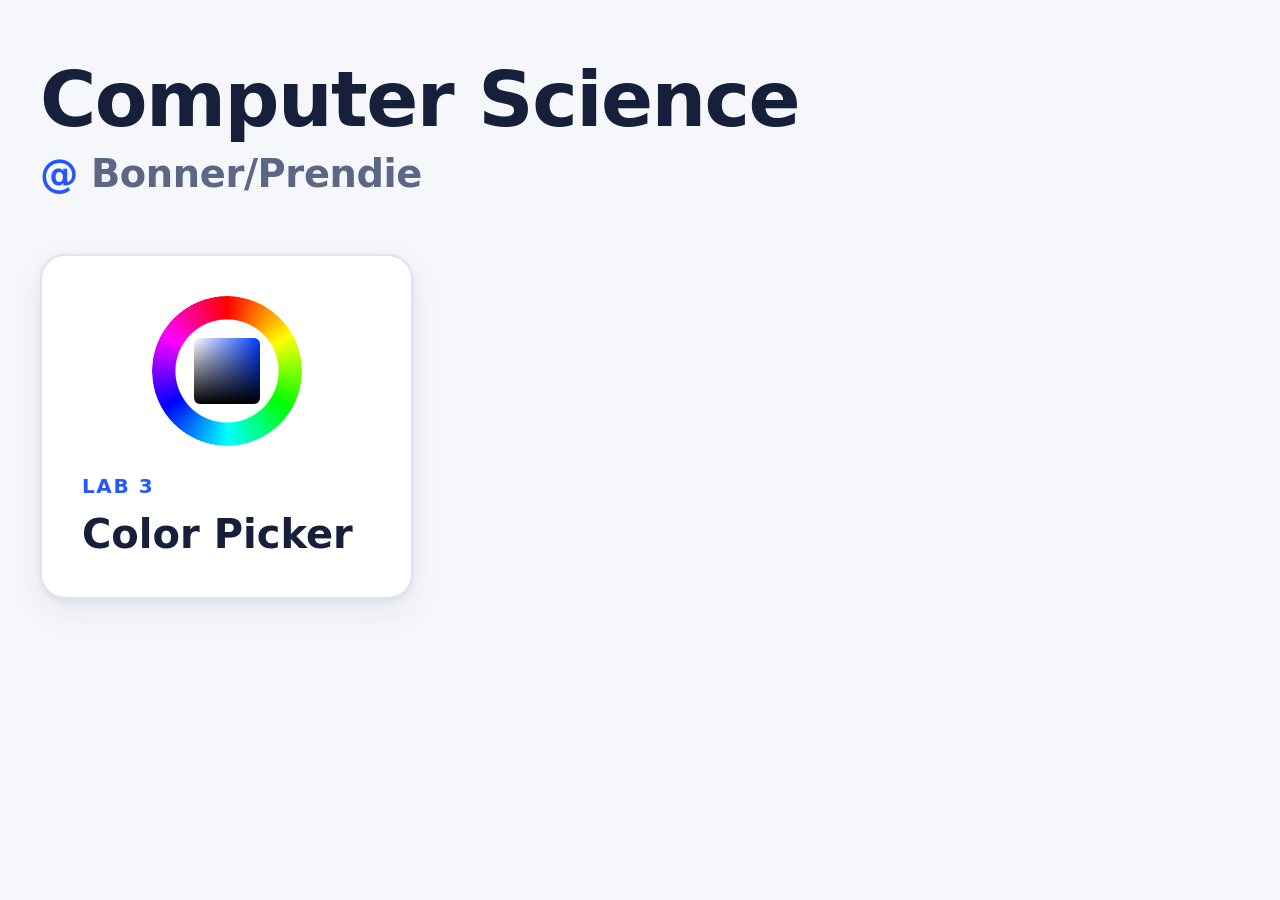
<file: index.html>
<!doctype html>
<html lang="en">
<head>
  <meta charset="utf-8">
  <title>Computer Science @ Bonner/Prendie</title>
  <meta name="viewport" content="width=device-width,initial-scale=1">
  <link rel="stylesheet" href="css/site.css">
</head>
<body>
  <main class="page">
    <header class="site-header">
      <h1>Computer Science <span class="school"><span class="at">@</span> Bonner/Prendie</span></h1>
    </header>

    <ul class="cards">
      <li>
        <a class="card" href="labs/color-picker/index.html">
          <div class="card-art" aria-hidden="true">
            <div class="art-wheel">
              <div class="art-wheel-ring"></div>
              <div class="art-wheel-square"></div>
            </div>
          </div>
          <p class="card-subtitle">Lab 3</p>
          <h2 class="card-title">Color Picker</h2>
        </a>
      </li>
    </ul>
  </main>
</body>
</html>
</file>
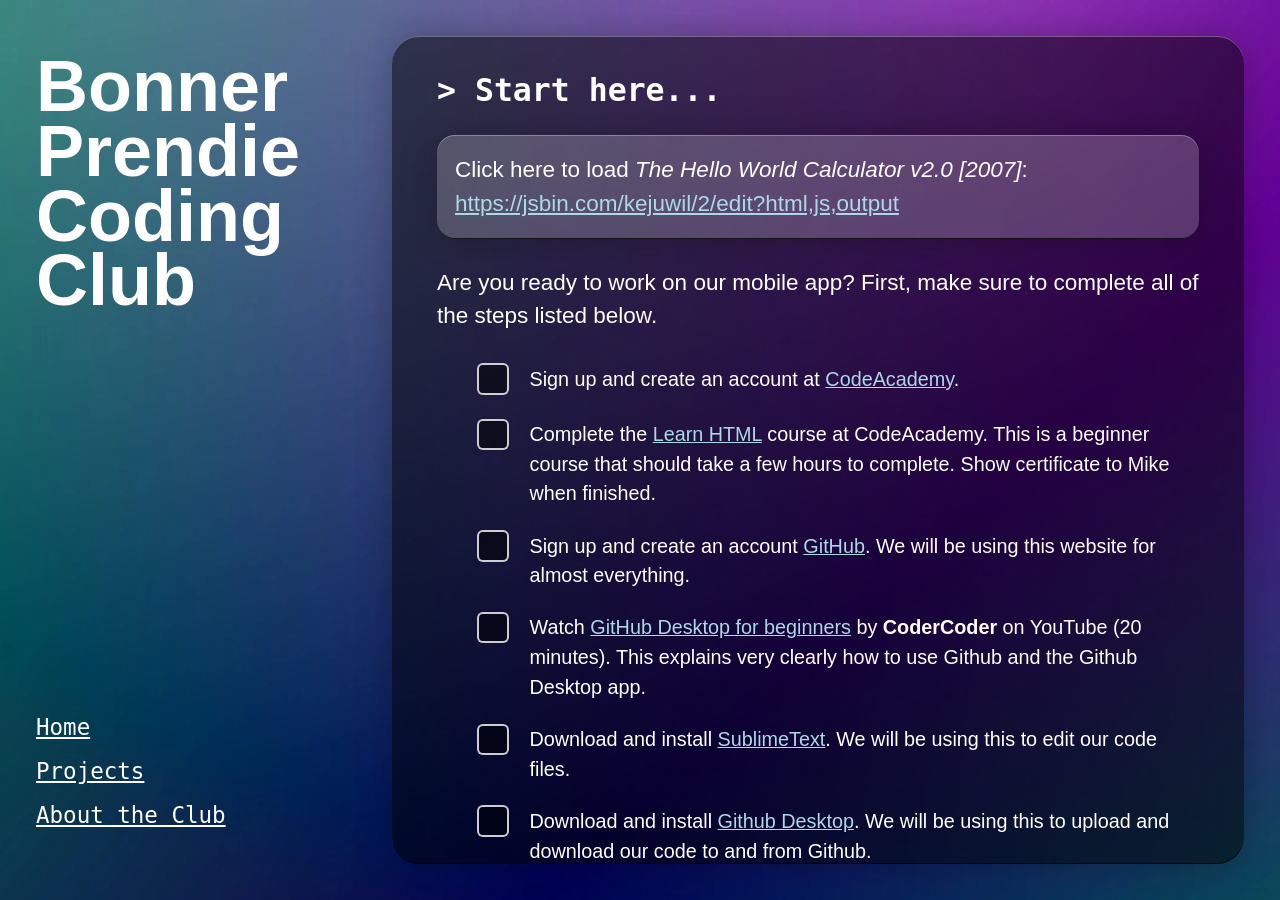
<file: archive/index.html>
<!doctype html>
<html class="no-js" lang="en">
<head>
  <meta charset="utf-8">
  <title>Bonner/Prendie Coding Club -- Start Here</title>

  <meta name="viewport" content="width=device-width,initial-scale=1">
  <meta name="robots" content="index,follow,max-snippet:-1,max-image-preview:large,max-video-preview:-1">

  <link rel="stylesheet" href="css/app.css">
</head>
<body>
  <main>
    <aside>
      <h1>
        Bonner Prendie Coding Club
      </h1>
      <nav>
        <a href="">Home</a>
        <a href="projects.html">Projects</a>
        <a href="about.html">About the Club</a>
      </nav>
    </aside>
    <article>
      <h2>
       > Start here...
      </h2>
      <!-- Today's project -->
      <header>
        <p>
          Click here to load <em>The Hello World Calculator v2.0 [2007]</em>: <a href="https://jsbin.com/kejuwil/2/edit?html,js,output" target="_blank">https://jsbin.com/kejuwil/2/edit?html,js,output</a>
        </p>
      </header>
      <!-- Checkboxes -->
      <p>
        Are you ready to work on our mobile app? First, make sure to complete
        all of the steps listed below.
      </p>
      <ul>
        <li>
          <input type="checkbox" id="check1">
          <label for="check1">
            Sign up and create an account at <a href="https://codeacademy.com" target="_blank">CodeAcademy</a>.
          </label>
        </li>
        <li>
          <input type="checkbox" id="check2">
          <label for="check2">
            Complete the <a href="https://www.codecademy.com/learn/learn-html" target="_blank">Learn HTML</a>
            course at CodeAcademy. This is a beginner course that should take a few hours to complete.
            Show certificate to Mike when finished.
          </label>
        </li>
        <li>
          <input type="checkbox" id="check3">
          <label for="check3">
            Sign up and create an account <a href="https://github.com" target="_blank">GitHub</a>. We will be
            using this website for almost everything.
          </label>
        </li>
        <li>
          <input type="checkbox" id="check4">
          <label for="check4">
            Watch
            <a href="https://www.youtube.com/watch?v=8Dd7KRpKeaE" target="_blank">GitHub Desktop for beginners</a>
            by <strong>CoderCoder</strong> on YouTube (20 minutes). This explains very clearly how to use Github
            and the Github Desktop app.
          </label>
        </li>
        <li>
          <input type="checkbox" id="check5">
          <label for="check5">
            Download and install <a href="https://www.sublimetext.com" target="_blank">SublimeText</a>. We will be
            using this to edit our code files.
          </label>
        </li>
        <li>
          <input type="checkbox" id="check6">
          <label for="check6">
            Download and install <a href="https://desktop.github.com" target="_blank">Github Desktop</a>. We will be
            using this to upload and download our code to and from Github.
          </label>
        </li>
        <li>
          <input type="checkbox" id="check7">
          <label for="check7">
            Sign in and connect your Github account to Github Desktop once the app is running.
          </label>
        </li>
        <li>
          <input type="checkbox" id="check8">
          <label for="check8">
            Send Mike your Github username and get added to the Bonner-Prendie Github team.
          </label>
        </li>
        <li>
          <input type="checkbox" id="check9">
          <label for="check9">
            You are ready to now clone the <code>pom-pom-app</code> repo. Clone this app to your computer
            using Github Desktop.
          </label>
        </li>
        <li>
          <input type="checkbox" id="check10">
          <label for="check10">
            Create a new branch after selecting a new feature to implement. Give your branch a name and
            push the new branch to Github.
          </label>
        </li>
      </ul>
    </article>
  </main>
  <!-- Load javascript after HTML -->
  <script type="text/javascript" src="js/app.js"></script>
</body>
</html>
</file>
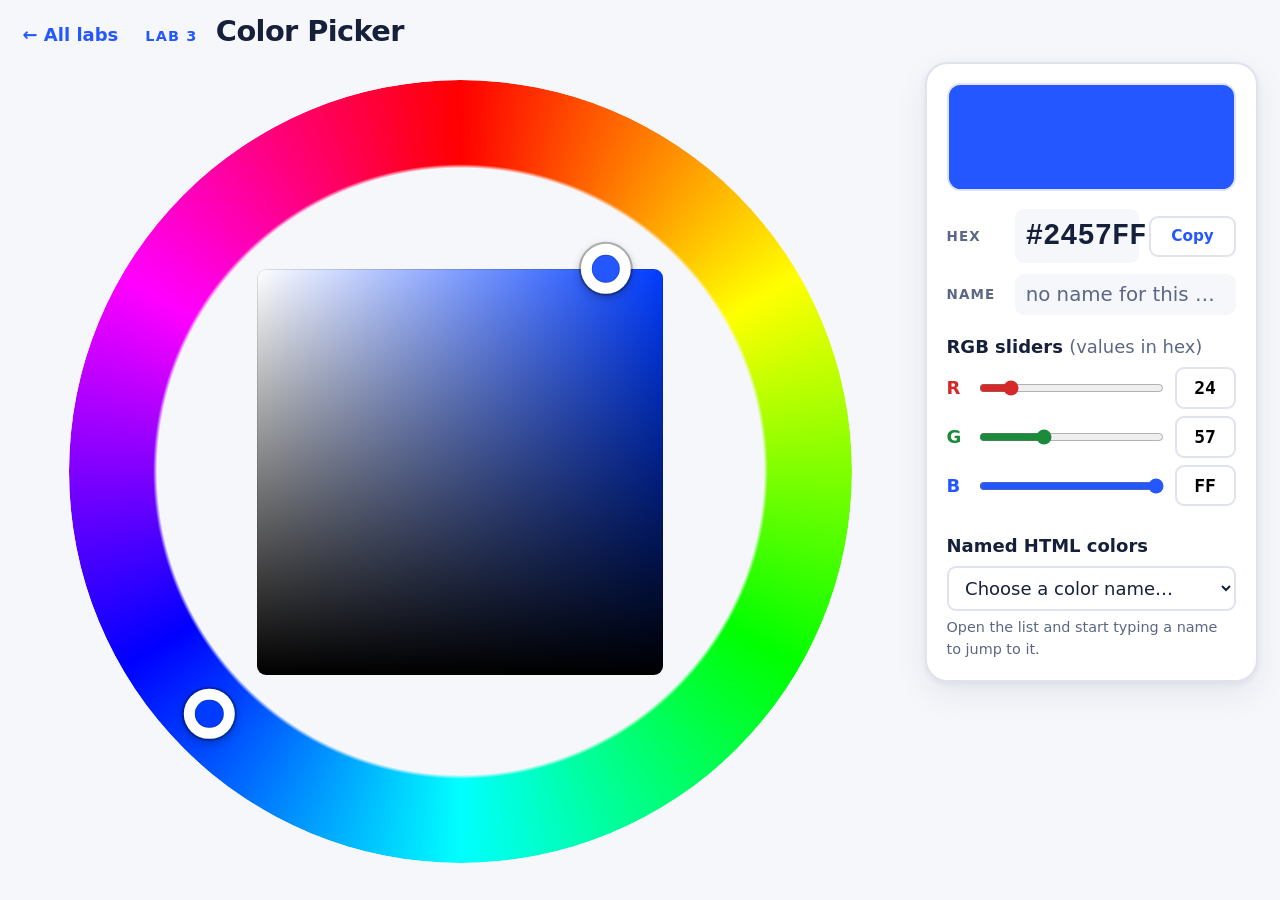
<file: labs/color-picker/index.html>
<!doctype html>
<html lang="en">
<head>
  <meta charset="utf-8">
  <title>Color Picker — Computer Science @ Bonner/Prendie</title>
  <meta name="viewport" content="width=device-width,initial-scale=1">
  <link rel="stylesheet" href="../../css/site.css">
  <link rel="stylesheet" href="style.css">
</head>
<body class="app-body">
  <div class="app">

    <header class="topbar">
      <a class="back-link" href="../../index.html">&larr; All labs</a>
      <h1><span class="lab-number">Lab 3</span> Color Picker</h1>
    </header>

    <main class="workspace">

      <!-- The wheel: hue ring around a saturation/brightness square -->
      <section class="wheel-area">
        <div class="wheel" id="wheel">
          <div class="hue-ring"></div>
          <div class="hue-marker" id="hue-marker"></div>
          <div class="sv-square" id="sv-square">
            <div class="sv-marker" id="sv-marker"></div>
          </div>
        </div>
      </section>

      <!-- The readouts and controls -->
      <aside class="side">

        <div class="swatch" id="swatch"></div>

        <div class="readouts">
          <div class="readout">
            <span class="readout-label">Hex</span>
            <output class="readout-value" id="hex-value">#2457FF</output>
            <button class="copy" type="button" id="copy-hex" title="Copy hex code">Copy</button>
          </div>
          <div class="readout">
            <span class="readout-label">Name</span>
            <output class="readout-value readout-name none" id="name-value">no name for this color</output>
          </div>
        </div>

        <div class="control">
          <p class="control-label">RGB sliders <span class="control-note">(values in hex)</span></p>
          <div class="slider red">
            <label for="r">R</label>
            <input type="range" id="r" min="0" max="255" value="36">
            <input type="text" id="r-hex" maxlength="2" inputmode="text" autocomplete="off" spellcheck="false" aria-label="Red value in hex" value="24">
          </div>
          <div class="slider green">
            <label for="g">G</label>
            <input type="range" id="g" min="0" max="255" value="87">
            <input type="text" id="g-hex" maxlength="2" inputmode="text" autocomplete="off" spellcheck="false" aria-label="Green value in hex" value="57">
          </div>
          <div class="slider blue">
            <label for="b">B</label>
            <input type="range" id="b" min="0" max="255" value="255">
            <input type="text" id="b-hex" maxlength="2" inputmode="text" autocomplete="off" spellcheck="false" aria-label="Blue value in hex" value="FF">
          </div>
        </div>

        <div class="control">
          <label class="control-label" for="named-color">Named HTML colors</label>
          <select id="named-color">
            <option value="">Choose a color name&hellip;</option>
          </select>
          <span class="hint">Open the list and start typing a name to jump to it.</span>
        </div>

      </aside>
    </main>
  </div>

  <script src="colors.js"></script>
  <script src="app.js"></script>
</body>
</html>
</file>
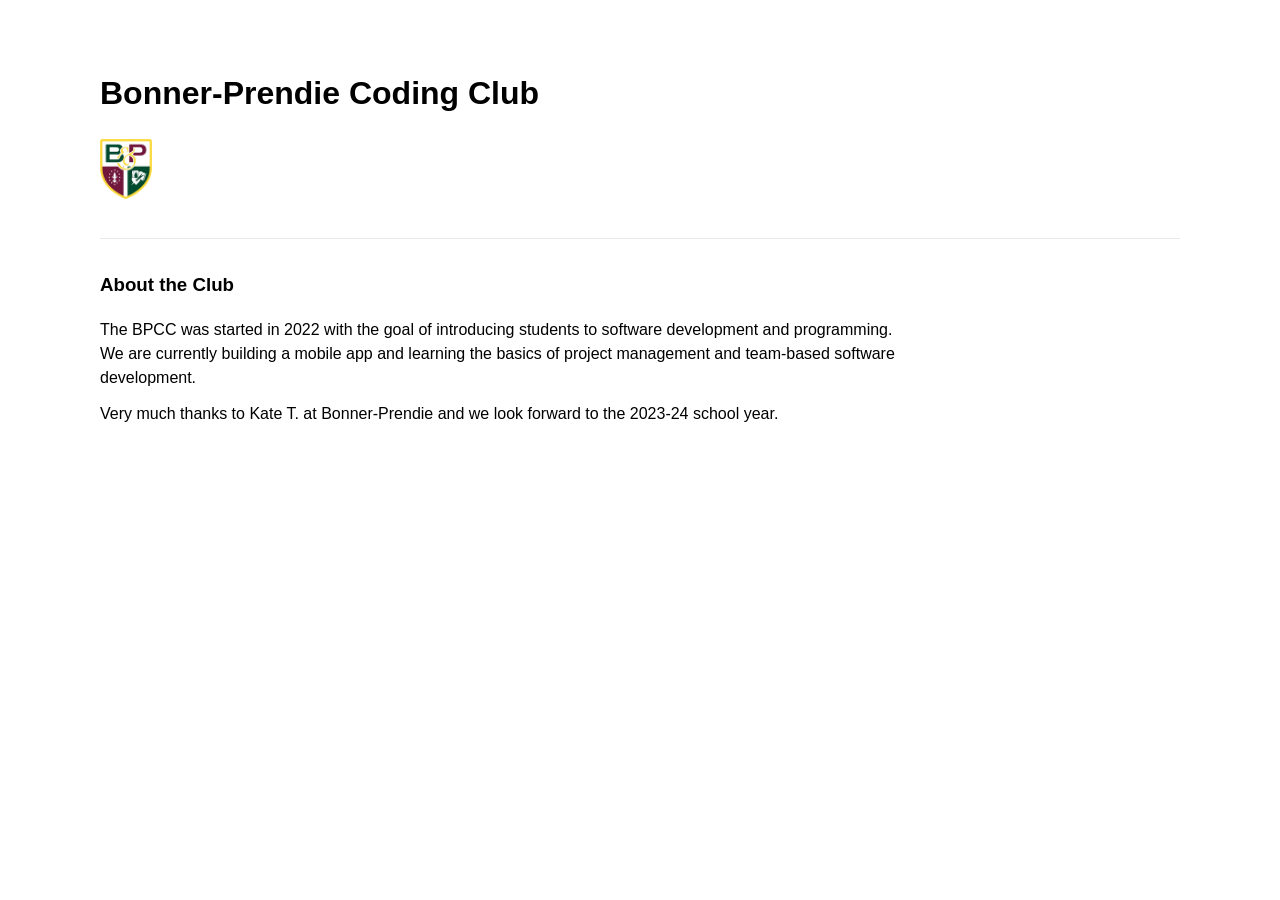
<file: archive/about.html>
<!doctype html>
<html class="no-js" lang="en">
<head>
  <meta charset="utf-8">
  <title>Bonner-Prendie Coding Club</title>

  <meta name="viewport" content="width=device-width,initial-scale=1">
  <meta name="robots" content="index,follow,max-snippet:-1,max-image-preview:large,max-video-preview:-1">

  <link rel="stylesheet" href="css/mvp.css">
  <link rel="stylesheet" href="css/app.v1.css">
</head>
<body>
  <main>
    <h1>Bonner-Prendie Coding Club</h1>
    <img src="img/logo.png" height="60">
    <hr>
    <h3>About the Club</h3>
    <p>
      The BPCC was started in 2022 with the goal of introducing students to software development
      and programming. We are currently building a mobile app and learning the basics of project
      management and team-based software development.
    </p>
    <p>
      Very much thanks to Kate T. at Bonner-Prendie and we look forward to the
      2023-24 school year.
  </main>
</body>
</html>
</file>
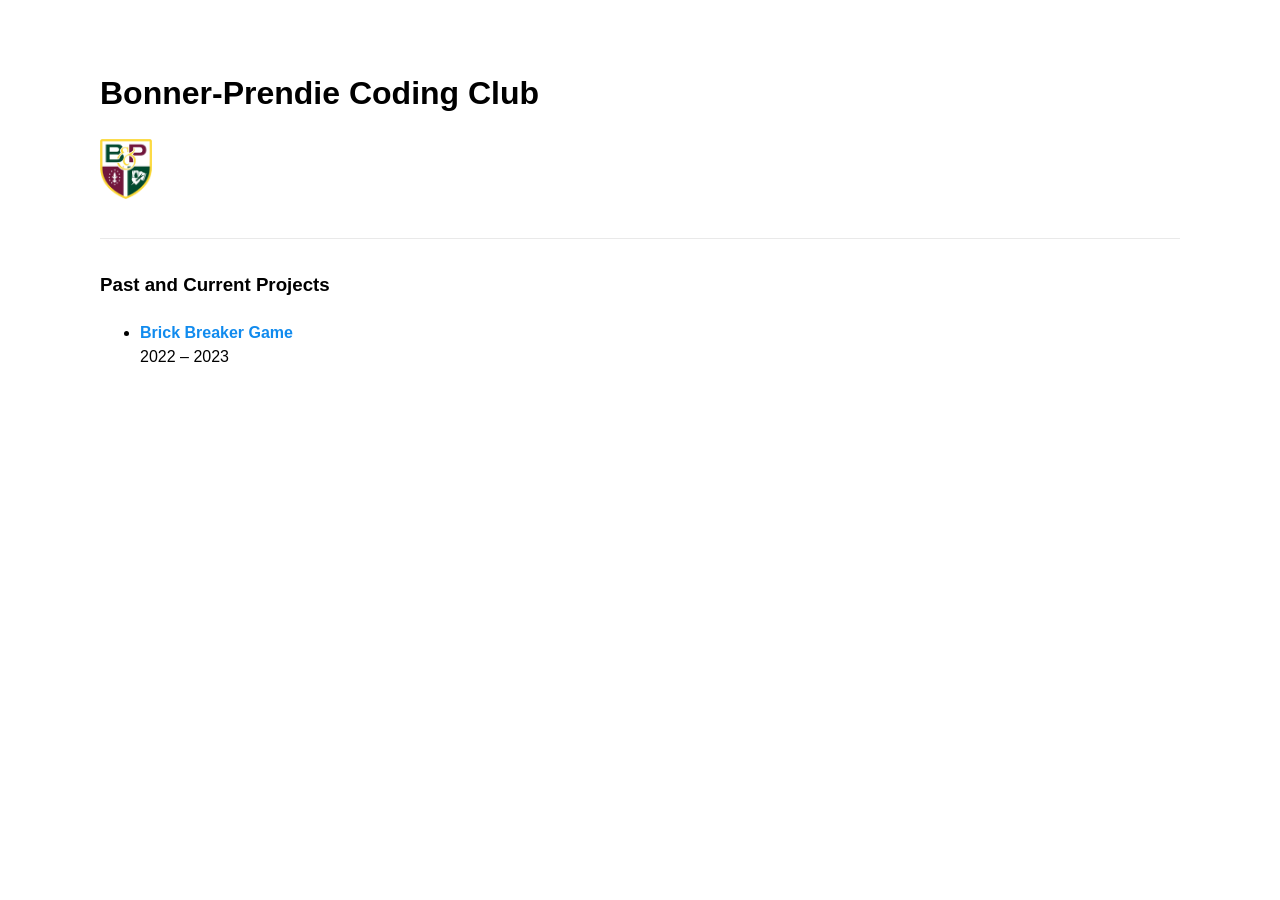
<file: archive/projects.html>
<!doctype html>
<html class="no-js" lang="en">
<head>
  <meta charset="utf-8">
  <title>Bonner-Prendie Coding Club</title>

  <meta name="viewport" content="width=device-width,initial-scale=1">
  <meta name="robots" content="index,follow,max-snippet:-1,max-image-preview:large,max-video-preview:-1">

  <link rel="stylesheet" href="css/mvp.css">
  <link rel="stylesheet" href="css/app.v1.css">
</head>
<body>
  <main>
    <h1>Bonner-Prendie Coding Club</h1>
    <img src="img/logo.png" height="60">
    <hr>
    <h3>Past and Current Projects</h3>
    <ul>
      <li>
        <a href="https://breakout.bpcode.club">Brick Breaker Game</a>
        <div>2022 &ndash; 2023</div>
      </li>
    </ul>
  </main>
</body>
</html>
</file>
<file: css/site.css>
/* Computer Science @ Bonner/Prendie — site styles
   Built for Chromebook screens (~1366x768): big text, big tap targets. */

:root {
  --bg: #f6f7fb;
  --surface: #ffffff;
  --text: #16203a;
  --muted: #5b6785;
  --accent: #2457ff;
  --accent-dark: #163ec4;
  --border: #dfe3ee;
  --shadow: 0 2px 6px rgba(22, 32, 58, 0.06), 0 12px 32px rgba(22, 32, 58, 0.08);
  --shadow-hover: 0 4px 10px rgba(36, 87, 255, 0.12), 0 20px 44px rgba(36, 87, 255, 0.18);
  --radius: 1.25rem;
}

* {
  box-sizing: border-box;
}

html {
  font-size: 20px;
  font-family: Inter, system-ui, -apple-system, BlinkMacSystemFont, "Segoe UI", Roboto, "Helvetica Neue", Arial, sans-serif;
  -webkit-font-smoothing: antialiased;
}

body {
  margin: 0;
  min-height: 100vh;
  background: var(--bg);
  color: var(--text);
  line-height: 1.5;
}

a {
  color: var(--accent);
}

.page {
  max-width: 72rem;
  margin: 0 auto;
  padding: 3rem 2rem 4rem;
}

/* Header */

.site-header {
  margin-bottom: 3rem;
}

.site-header h1 {
  font-size: clamp(2.5rem, 6vw, 4.25rem);
  font-weight: 900;
  line-height: 1.05;
  letter-spacing: -0.02em;
  margin: 0;
}

.site-header h1 .school {
  display: block;
  font-size: 0.5em;
  font-weight: 700;
  letter-spacing: -0.01em;
  color: var(--muted);
  margin-top: 0.35em;
}

.site-header h1 .at {
  color: var(--accent);
}

.site-header p {
  font-size: 1.25rem;
  color: var(--muted);
  margin: 1rem 0 0;
}

/* Card grid */

.cards {
  list-style: none;
  margin: 0;
  padding: 0;
  display: grid;
  grid-template-columns: repeat(auto-fill, minmax(18rem, 1fr));
  gap: 2rem;
}

.card {
  display: flex;
  flex-direction: column;
  justify-content: flex-end;
  min-height: 14rem;
  padding: 2rem;
  background: var(--surface);
  border: 2px solid var(--border);
  border-radius: var(--radius);
  box-shadow: var(--shadow);
  color: var(--text);
  text-decoration: none;
  transition: transform 150ms ease, box-shadow 150ms ease, border-color 150ms ease;
}

.card:hover {
  transform: translateY(-4px);
  border-color: var(--accent);
  box-shadow: var(--shadow-hover);
}

.card:focus-visible {
  outline: 4px solid var(--accent);
  outline-offset: 4px;
  border-color: var(--accent);
}

.card:active {
  transform: translateY(-1px);
}

/* Card artwork: sits above the text and fills the spare height */

.card-art {
  flex: 1;
  display: flex;
  align-items: center;
  justify-content: center;
  margin-bottom: 1.25rem;
}

/* Color wheel: a hue ring around a saturation/brightness square,
   the same picker used in the Color Picker lab. */

.art-wheel {
  position: relative;
  width: 7.5rem;
  height: 7.5rem;
  transition: transform 150ms ease;
}

.card:hover .art-wheel {
  transform: rotate(-12deg) scale(1.05);
}

.art-wheel-ring {
  position: absolute;
  inset: 0;
  border-radius: 50%;
  background: conic-gradient(#f00, #ff0, #0f0, #0ff, #00f, #f0f, #f00);
  -webkit-mask: radial-gradient(circle closest-side, transparent 68%, #000 69.5%);
  mask: radial-gradient(circle closest-side, transparent 68%, #000 69.5%);
}

.art-wheel-square {
  position: absolute;
  width: 44%;
  height: 44%;
  left: 28%;
  top: 28%;
  border-radius: 0.3rem;
  background:
    linear-gradient(to top, #000, transparent),
    linear-gradient(to right, #fff, hsl(226, 100%, 50%));
}

.card-subtitle {
  font-size: 1rem;
  font-weight: 700;
  text-transform: uppercase;
  letter-spacing: 0.08em;
  color: var(--accent);
  margin: 0 0 0.5rem;
}

.card-title {
  font-size: 2rem;
  font-weight: 800;
  line-height: 1.15;
  margin: 0;
}

/* Lab pages */

.back-link {
  display: inline-block;
  font-size: 1.1rem;
  font-weight: 600;
  text-decoration: none;
  margin-bottom: 2rem;
  padding: 0.5rem 0;
}

.back-link:hover {
  text-decoration: underline;
}

.lab-intro {
  font-size: 1.35rem;
  color: var(--muted);
  max-width: 40rem;
}

@media (max-width: 600px) {
  html {
    font-size: 18px;
  }

  .page {
    padding: 2rem 1.25rem 3rem;
  }

  .card {
    min-height: 10rem;
    padding: 1.5rem;
  }
}
</file>
<file: archive/css/app.css>
html {
  color: #fff;
  font-size: 18px;
  font-family: Inter, BlinkMacSystemFont, "Segoe UI", "Roboto", "Oxygen", "Ubuntu", "Cantarell", "Fira Sans", "Droid Sans", "Helvetica Neue", sans-serif;
  height: 100%;
  width: 100%;
}

body {
  background-image: url('../img/bg.png');
  background-repeat: no-repeat;
  background-position: 50% 50%;
  background-size: cover;
  height: 100%;
  width: 100%;
  margin: 0;
  padding: 0;
  display: flex;
}

main {
  margin: 2rem;
  display: flex;
  flex-direction: row;
  align-items: stretch;
  align-content: flex-start;
  flex: 1 1 auto;
}

aside {
  flex: 0 1 auto;
  max-width: 25vw;
  padding: 0 2rem 2rem 0;
  display: flex;
  flex-direction: column;
  justify-content: space-between;
}

article {
  background: rgba(0,0,0,.5);
  flex: 1 1 auto;
  border-radius: 1.5rem;
  overflow-y: auto;
  padding: 2rem 2.5rem;
  box-shadow: inset 0 1px 0 rgba(255,255,255,0.3), inset 0 -1px 0 rgba(0,0,0,.75), 0 0 2rem rgba(0,0,0,.25);
}

h1 {
  font-size: 72px;
  font-weight: 900;
  line-height: 0.9;
  margin: 1rem 0 0;
}

h2 {
  font-family: Menlo, monospace;
  margin: 0 0 1.5rem;
  font-size: 1.75rem;
}

p {
  font-size: 1.25rem;
  line-height: 1.5;
  margin: 1.5rem 0;
}

ul {
  list-style: none;
  margin: 0 0 0 2rem;
  padding: 0;
  gap: 1rem;
  display: flex;
  flex-direction: column;
}

li {
  display: flex;
  flex-direction: row;
  gap: 1rem;
  font-size: 1.1rem;
  align-items: flex-start;
}

input[type="checkbox"] {
  background: rgba(0,0,0,.5);
  border: 2px solid rgba(255,255,255,0.8);
  appearance: none;
  width: 1.75rem;
  height: 1.75rem;
  border-radius: 0.33rem;
  cursor: pointer;
  flex-shrink: 0;
}

input[type="checkbox"]:checked {
  background-color: #4aa3e4;
  border-color: #0077ce;
  background-image: url("data:image/svg+xml,%3Csvg xmlns='http://www.w3.org/2000/svg' width='24' height='24' viewBox='0 0 24 24' fill='none' stroke='%23fff' stroke-width='3' stroke-linecap='round' stroke-linejoin='round' class='lucide lucide-check'%3E%3Cpolyline points='20 6 9 17 4 12'%3E%3C/polyline%3E%3C/svg%3E");
  background-repeat: no-repeat;
  background-position: 50% 50%;
}

label {
  padding-top: 0.25rem;
  cursor: pointer;
  line-height: 1.5;
}

input[type="checkbox"]:checked + label {
  opacity: 0.5;
}

p a,
label a {
  color: lightblue;
}

nav {
  display: flex;
  flex-direction: column;
  gap: 1rem;
  font-size: 1.25rem;
  font-family: Menlo, monospace;
}

nav a {
  color: #fff;
}

header {
  background-color: rgba(255, 255, 255, 0.2);
  border-radius: 1em;
  box-shadow: inset 0 1px 0 rgba(255,255,255,0.3), inset 0 -1px 0 rgba(0,0,0,.75), 0 0 2rem rgba(0,0,0,.25);
  padding: 1em;
}

header p {
  margin: 0;
}
</file>
<file: labs/color-picker/style.css>
/* Color Picker lab — single-screen app layout (no page scrolling) */

/* The type scale follows the viewport height so everything fits on a
   Chromebook screen once the browser toolbar and shelf take their share. */
html {
  font-size: clamp(13px, 2.3vh, 18px);
}

.app-body {
  height: 100vh;
  height: 100dvh;
  min-height: 0;
  overflow: hidden;
}

.app {
  height: 100%;
  display: grid;
  grid-template-rows: auto minmax(0, 1fr);
  padding: 0.75rem 1.25rem 1rem;
  gap: 0.75rem;
}

/* Top bar: back link and title on one line */

.topbar {
  display: flex;
  align-items: baseline;
  gap: 1.5rem;
}

.topbar .back-link {
  margin: 0;
  padding: 0;
  font-size: 1rem;
}

.topbar h1 {
  margin: 0;
  font-size: 1.6rem;
  font-weight: 900;
  letter-spacing: -0.02em;
  line-height: 1.2;
}

.topbar .lab-number {
  color: var(--accent);
  font-size: 0.8rem;
  font-weight: 700;
  text-transform: uppercase;
  letter-spacing: 0.08em;
  margin-right: 0.5rem;
}

/* Workspace: wheel on the left, controls on the right */

.workspace {
  display: grid;
  grid-template-columns: minmax(0, 1fr) clamp(18rem, 26vw, 24rem);
  gap: 1.5rem;
  min-height: 0;
}

.wheel-area {
  display: flex;
  align-items: center;
  justify-content: center;
  min-height: 0;
  min-width: 0;
}

/* The wheel is a square whose side is whatever is smaller: the column
   width, or the full height of the workspace. */
.wheel {
  --size: min(100%, calc(100dvh - 6.5rem));
  position: relative;
  width: var(--size);
  aspect-ratio: 1 / 1;
  max-height: 100%;
  touch-action: none;
  user-select: none;
  -webkit-user-select: none;
  cursor: crosshair;
}

.hue-ring {
  position: absolute;
  inset: 0;
  border-radius: 50%;
  background: conic-gradient(#f00, #ff0, #0f0, #0ff, #00f, #f0f, #f00);
  -webkit-mask: radial-gradient(circle closest-side, transparent 77.5%, #000 78.5%);
  mask: radial-gradient(circle closest-side, transparent 77.5%, #000 78.5%);
  box-shadow: var(--shadow);
}

/* 78% inner radius, square inscribed in that circle (x 0.7071), with a
   little breathing room (x 0.94). Keep in sync with app.js. */
.sv-square {
  position: absolute;
  width: 51.8%;
  height: 51.8%;
  left: 24.1%;
  top: 24.1%;
  border-radius: 0.5rem;
  background:
    linear-gradient(to top, #000, transparent),
    linear-gradient(to right, #fff, hsl(var(--hue, 0), 100%, 50%));
  box-shadow: inset 0 0 0 1px rgba(0, 0, 0, 0.12);
}

/* Handles: big, filled with the color they point at, and they lift on
   hover so they read as something you grab. Pointer events bubble up to
   the wheel, which does the actual dragging. */
.hue-marker,
.sv-marker {
  position: absolute;
  width: 2.8rem;
  height: 2.8rem;
  border-radius: 50%;
  background: #fff;
  box-shadow:
    0 0 0 2px rgba(0, 0, 0, 0.25),
    0 3px 10px rgba(0, 0, 0, 0.35);
  transform: translate(-50%, -50%);
  cursor: grab;
  transition: transform 120ms ease, box-shadow 120ms ease;
}

/* The colored dot in the middle of each handle */
.hue-marker::after,
.sv-marker::after {
  content: "";
  position: absolute;
  inset: 22%;
  border-radius: 50%;
  background: var(--c, #000);
  box-shadow: inset 0 0 0 1px rgba(0, 0, 0, 0.15);
}

.hue-marker:hover,
.sv-marker:hover {
  transform: translate(-50%, -50%) scale(1.15);
  box-shadow:
    0 0 0 2px rgba(0, 0, 0, 0.35),
    0 6px 16px rgba(0, 0, 0, 0.4);
}

.wheel.dragging,
.wheel.dragging .hue-marker,
.wheel.dragging .sv-marker {
  cursor: grabbing;
}

.wheel.dragging .hue-marker,
.wheel.dragging .sv-marker {
  transform: translate(-50%, -50%) scale(1.15);
}

/* Side panel */

.side {
  display: grid;
  grid-template-rows: auto auto auto auto;
  align-content: start;
  align-self: start;
  gap: 1rem;
  min-height: 0;
  padding: 1.1rem;
  background: var(--surface);
  border: 2px solid var(--border);
  border-radius: var(--radius);
  box-shadow: var(--shadow);
}

.swatch {
  height: clamp(4rem, 12vh, 7rem);
  border-radius: calc(var(--radius) - 0.5rem);
  border: 2px solid var(--border);
  background: #2457ff;
}

.readouts {
  display: grid;
  gap: 0.6rem;
}

.readout {
  display: grid;
  grid-template-columns: 3.2rem minmax(0, 1fr) auto;
  align-items: center;
  gap: 0.6rem;
}

.readout-label {
  font-size: 0.75rem;
  font-weight: 700;
  text-transform: uppercase;
  letter-spacing: 0.08em;
  color: var(--muted);
}

.readout-value {
  font-family: ui-monospace, "SF Mono", Menlo, Consolas, "Liberation Mono", monospace;
  font-size: 1.6rem;
  font-weight: 700;
  padding: 0.3rem 0.6rem;
  background: var(--bg);
  border-radius: 0.5rem;
  min-width: 0;
  white-space: nowrap;
}

.readout-name {
  grid-column: 2 / -1;
  font-family: inherit;
  font-size: 1.1rem;
  font-weight: 600;
  overflow: hidden;
  text-overflow: ellipsis;
}

.readout-name.none {
  color: var(--muted);
  font-weight: 400;
}

.copy {
  font: inherit;
  font-size: 0.85rem;
  font-weight: 700;
  color: var(--accent);
  background: transparent;
  border: 2px solid var(--border);
  border-radius: 0.5rem;
  padding: 0.4rem 0.7rem;
  cursor: pointer;
  min-width: 4.8rem;
}

.copy:hover {
  border-color: var(--accent);
}

.copy:focus-visible {
  outline: 3px solid var(--accent);
  outline-offset: 2px;
}

.copy.copied {
  color: #fff;
  background: var(--accent);
  border-color: var(--accent);
}

/* Controls */

.control-label {
  display: block;
  font-size: 1rem;
  font-weight: 800;
  margin: 0 0 0.4rem;
}

.control-note {
  font-weight: 500;
  color: var(--muted);
}

.hint {
  display: block;
  font-size: 0.8rem;
  color: var(--muted);
  margin-top: 0.35rem;
}

.slider {
  display: grid;
  grid-template-columns: 1.2rem minmax(0, 1fr) 3.4rem;
  align-items: center;
  gap: 0.6rem;
  margin-bottom: 0.4rem;
}

.slider label {
  font-weight: 800;
  font-size: 1rem;
}

.slider.red label   { color: #d62828; }
.slider.green label { color: #1b8a3a; }
.slider.blue label  { color: #2457ff; }

input[type="range"] {
  width: 100%;
  height: 2rem;
  margin: 0;
  cursor: pointer;
}

.slider.red   input[type="range"] { accent-color: #d62828; }
.slider.green input[type="range"] { accent-color: #1b8a3a; }
.slider.blue  input[type="range"] { accent-color: #2457ff; }

.slider input[type="text"] {
  font: inherit;
  font-family: ui-monospace, "SF Mono", Menlo, Consolas, monospace;
  font-size: 1rem;
  font-weight: 700;
  width: 100%;
  padding: 0.3rem 0.2rem;
  border: 2px solid var(--border);
  border-radius: 0.5rem;
  text-align: center;
  text-transform: uppercase;
}

.slider input[type="text"]:focus-visible,
select:focus-visible {
  outline: 3px solid var(--accent);
  outline-offset: 2px;
}

select {
  font: inherit;
  font-size: 1rem;
  width: 100%;
  padding: 0.5rem 0.7rem;
  border: 2px solid var(--border);
  border-radius: 0.5rem;
  background: var(--surface);
  color: var(--text);
  cursor: pointer;
}

/* Narrow screens (phones): stack and allow scrolling, since a single
   screen can't hold both the wheel and the controls. */
@media (max-width: 800px) {
  html {
    font-size: 16px;
  }

  .app-body {
    height: auto;
    overflow: auto;
  }

  .app {
    height: auto;
  }

  .workspace {
    grid-template-columns: 1fr;
  }

  .wheel {
    --size: min(100%, 70vh);
  }

  .topbar {
    flex-wrap: wrap;
    gap: 0.25rem 1rem;
  }
}
</file>
<file: archive/css/mvp.css>
/* MVP.css v1.12 - https://github.com/andybrewer/mvp */

:root {
  --active-brightness: 0.85;
  --border-radius: 5px;
  --box-shadow: 2px 2px 10px;
  --color-accent: #118bee15;
  --color-bg: #fff;
  --color-bg-secondary: #e9e9e9;
  --color-link: #118bee;
  --color-secondary: #920de9;
  --color-secondary-accent: #920de90b;
  --color-shadow: #f4f4f4;
  --color-table: #118bee;
  --color-text: #000;
  --color-text-secondary: #999;
  --font-family: -apple-system, BlinkMacSystemFont, "Segoe UI", Roboto, Oxygen-Sans, Ubuntu, Cantarell, "Helvetica Neue", sans-serif;
  --hover-brightness: 1.2;
  --justify-important: center;
  --justify-normal: left;
  --line-height: 1.5;
  --width-card: 285px;
  --width-card-medium: 460px;
  --width-card-wide: 800px;
  --width-content: 1080px;
}

@media (prefers-color-scheme: dark) {
  :root[color-mode="user"] {
    --color-accent: #0097fc4f;
    --color-bg: #333;
    --color-bg-secondary: #555;
    --color-link: #0097fc;
    --color-secondary: #e20de9;
    --color-secondary-accent: #e20de94f;
    --color-shadow: #bbbbbb20;
    --color-table: #0097fc;
    --color-text: #f7f7f7;
    --color-text-secondary: #aaa;
  }
}

/* Layout */
article aside {
  background: var(--color-secondary-accent);
  border-left: 4px solid var(--color-secondary);
  padding: 0.01rem 0.8rem;
}

body {
  background: var(--color-bg);
  color: var(--color-text);
  font-family: var(--font-family);
  line-height: var(--line-height);
  margin: 0;
  overflow-x: hidden;
  padding: 0;
}

footer,
header,
main {
  margin: 0 auto;
  max-width: var(--width-content);
  padding: 3rem 1rem;
}

hr {
  background-color: var(--color-bg-secondary);
  border: none;
  height: 1px;
  margin: 4rem 0;
  width: 100%;
}

section {
  display: flex;
  flex-wrap: wrap;
  justify-content: var(--justify-important);
}

section img,
article img {
  max-width: 100%;
}

section pre {
  overflow: auto;
}

section aside {
  border: 1px solid var(--color-bg-secondary);
  border-radius: var(--border-radius);
  box-shadow: var(--box-shadow) var(--color-shadow);
  margin: 1rem;
  padding: 1.25rem;
  width: var(--width-card);
}

section aside:hover {
  box-shadow: var(--box-shadow) var(--color-bg-secondary);
}

[hidden] {
  display: none;
}

/* Headers */
article header,
div header,
main header {
  padding-top: 0;
}

header {
  text-align: var(--justify-important);
}

header a b,
header a em,
header a i,
header a strong {
  margin-left: 0.5rem;
  margin-right: 0.5rem;
}

header nav img {
  margin: 1rem 0;
}

section header {
  padding-top: 0;
  width: 100%;
}

/* Nav */
nav {
  align-items: center;
  display: flex;
  font-weight: bold;
  justify-content: space-between;
  margin-bottom: 7rem;
}

nav ul {
  list-style: none;
  padding: 0;
}

nav ul li {
  display: inline-block;
  margin: 0 0.5rem;
  position: relative;
  text-align: left;
}

/* Nav Dropdown */
nav ul li:hover ul {
  display: block;
}

nav ul li ul {
  background: var(--color-bg);
  border: 1px solid var(--color-bg-secondary);
  border-radius: var(--border-radius);
  box-shadow: var(--box-shadow) var(--color-shadow);
  display: none;
  height: auto;
  left: -2px;
  padding: .5rem 1rem;
  position: absolute;
  top: 1.7rem;
  white-space: nowrap;
  width: auto;
  z-index: 1;
}

nav ul li ul::before {
  /* fill gap above to make mousing over them easier */
  content: "";
  position: absolute;
  left: 0;
  right: 0;
  top: -0.5rem;
  height: 0.5rem;
}

nav ul li ul li,
nav ul li ul li a {
  display: block;
}

/* Typography */
code,
samp {
  background-color: var(--color-accent);
  border-radius: var(--border-radius);
  color: var(--color-text);
  display: inline-block;
  margin: 0 0.1rem;
  padding: 0 0.5rem;
}

details {
  margin: 1.3rem 0;
}

details summary {
  font-weight: bold;
  cursor: pointer;
}

h1,
h2,
h3,
h4,
h5,
h6 {
  line-height: var(--line-height);
}

mark {
  padding: 0.1rem;
}

ol li,
ul li {
  padding: 0.2rem 0;
}

p {
  margin: 0.75rem 0;
  padding: 0;
  width: 100%;
}

pre {
  margin: 1rem 0;
  max-width: var(--width-card-wide);
  padding: 1rem 0;
}

pre code,
pre samp {
  display: block;
  max-width: var(--width-card-wide);
  padding: 0.5rem 2rem;
  white-space: pre-wrap;
}

small {
  color: var(--color-text-secondary);
}

sup {
  background-color: var(--color-secondary);
  border-radius: var(--border-radius);
  color: var(--color-bg);
  font-size: xx-small;
  font-weight: bold;
  margin: 0.2rem;
  padding: 0.2rem 0.3rem;
  position: relative;
  top: -2px;
}

/* Links */
a {
  color: var(--color-link);
  display: inline-block;
  font-weight: bold;
  text-decoration: none;
}

a:active {
  filter: brightness(var(--active-brightness));
  text-decoration: underline;
}

a:hover {
  filter: brightness(var(--hover-brightness));
  text-decoration: underline;
}

a b,
a em,
a i,
a strong,
button,
input[type="submit"] {
  border-radius: var(--border-radius);
  display: inline-block;
  font-size: medium;
  font-weight: bold;
  line-height: var(--line-height);
  margin: 0.5rem 0;
  padding: 1rem 2rem;
}

button,
input[type="submit"] {
  font-family: var(--font-family);
}

button:active,
input[type="submit"]:active {
  filter: brightness(var(--active-brightness));
}

button:hover,
input[type="submit"]:hover {
  cursor: pointer;
  filter: brightness(var(--hover-brightness));
}

a b,
a strong,
button,
input[type="submit"] {
  background-color: var(--color-link);
  border: 2px solid var(--color-link);
  color: var(--color-bg);
}

a em,
a i {
  border: 2px solid var(--color-link);
  border-radius: var(--border-radius);
  color: var(--color-link);
  display: inline-block;
  padding: 1rem 2rem;
}

article aside a {
  color: var(--color-secondary);
}

/* Images */
figure {
  margin: 0;
  padding: 0;
}

figure img {
  max-width: 100%;
}

figure figcaption {
  color: var(--color-text-secondary);
}

/* Forms */
button:disabled,
input:disabled {
  background: var(--color-bg-secondary);
  border-color: var(--color-bg-secondary);
  color: var(--color-text-secondary);
  cursor: not-allowed;
}

button[disabled]:hover,
input[type="submit"][disabled]:hover {
  filter: none;
}

form {
  border: 1px solid var(--color-bg-secondary);
  border-radius: var(--border-radius);
  box-shadow: var(--box-shadow) var(--color-shadow);
  display: block;
  max-width: var(--width-card-wide);
  min-width: var(--width-card);
  padding: 1.5rem;
  text-align: var(--justify-normal);
}

form header {
  margin: 1.5rem 0;
  padding: 1.5rem 0;
}

input,
label,
select,
textarea {
  display: block;
  font-size: inherit;
  max-width: var(--width-card-wide);
}

input[type="checkbox"],
input[type="radio"] {
  display: inline-block;
}

input[type="checkbox"]+label,
input[type="radio"]+label {
  display: inline-block;
  font-weight: normal;
  position: relative;
  top: 1px;
}

input[type="range"] {
  padding: 0.4rem 0;
}

input,
select,
textarea {
  border: 1px solid var(--color-bg-secondary);
  border-radius: var(--border-radius);
  margin-bottom: 1rem;
  padding: 0.4rem 0.8rem;
}

input[type="text"],
textarea {
  width: calc(100% - 1.6rem);
}

input[readonly],
textarea[readonly] {
  background-color: var(--color-bg-secondary);
}

label {
  font-weight: bold;
  margin-bottom: 0.2rem;
}

/* Popups */
dialog {
  border: 1px solid var(--color-bg-secondary);
  border-radius: var(--border-radius);
  box-shadow: var(--box-shadow) var(--color-shadow);
  position: fixed;
  top: 50%;
  left: 50%;
  transform: translate(-50%, -50%);
  width: 50%;
  z-index: 999;
}

/* Tables */
table {
  border: 1px solid var(--color-bg-secondary);
  border-radius: var(--border-radius);
  border-spacing: 0;
  display: inline-block;
  max-width: 100%;
  overflow-x: auto;
  padding: 0;
  white-space: nowrap;
}

table td,
table th,
table tr {
  padding: 0.4rem 0.8rem;
  text-align: var(--justify-important);
}

table thead {
  background-color: var(--color-table);
  border-collapse: collapse;
  border-radius: var(--border-radius);
  color: var(--color-bg);
  margin: 0;
  padding: 0;
}

table thead th:first-child {
  border-top-left-radius: var(--border-radius);
}

table thead th:last-child {
  border-top-right-radius: var(--border-radius);
}

table thead th:first-child,
table tr td:first-child {
  text-align: var(--justify-normal);
}

table tr:nth-child(even) {
  background-color: var(--color-accent);
}

/* Quotes */
blockquote {
  display: block;
  font-size: x-large;
  line-height: var(--line-height);
  margin: 1rem auto;
  max-width: var(--width-card-medium);
  padding: 1.5rem 1rem;
  text-align: var(--justify-important);
}

blockquote footer {
  color: var(--color-text-secondary);
  display: block;
  font-size: small;
  line-height: var(--line-height);
  padding: 1.5rem 0;
}
</file>
<file: archive/css/app.v1.css>
hr {
  margin: 2rem 0;
}

ol li,
ul li {
  padding: 0.2rem 0 0.5rem;
}

p {
  max-width: 50rem;
}
</file>
